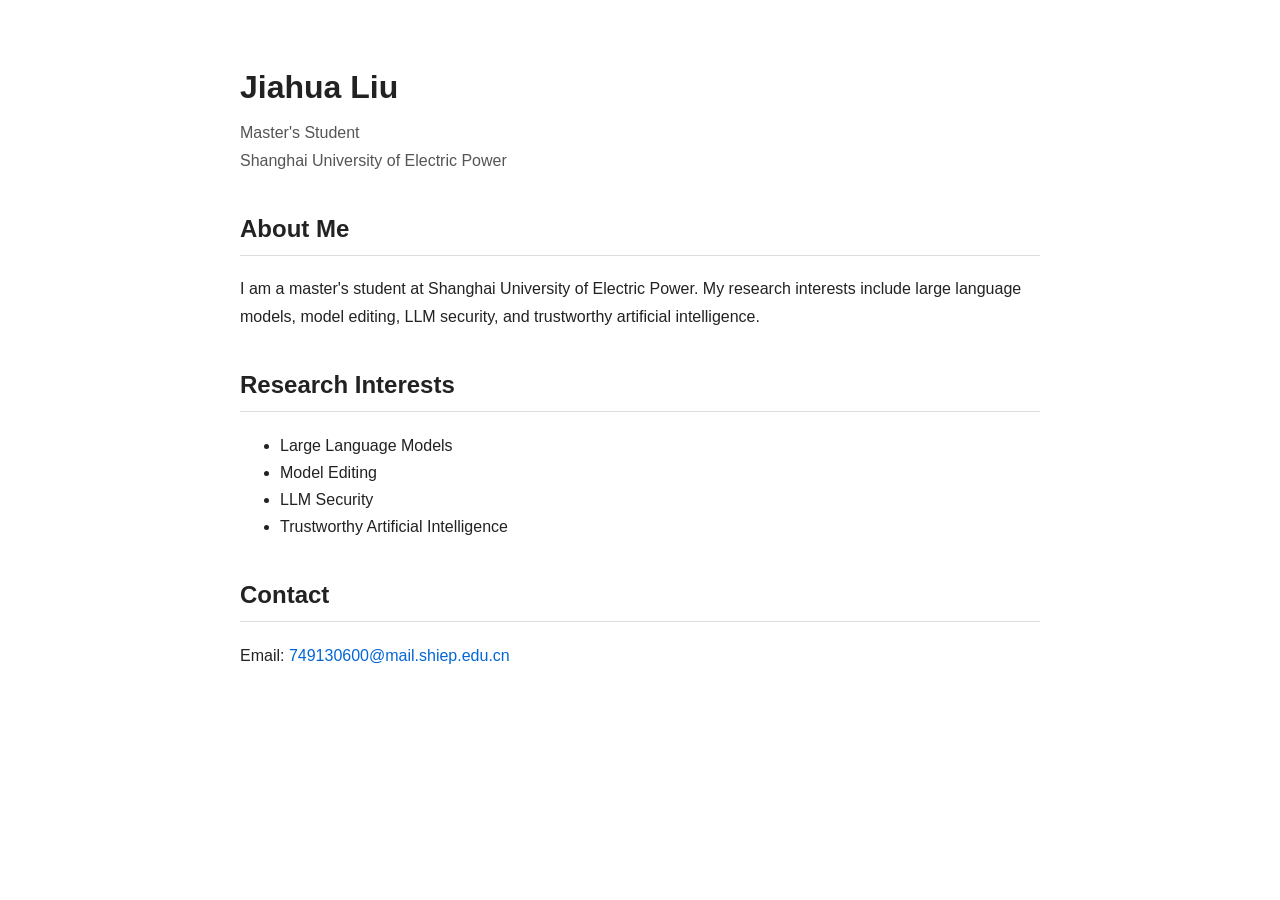
<file: index.html>
<!DOCTYPE html>
<html lang="en">
<head>
<meta charset="UTF-8">
<meta name="viewport" content="width=device-width, initial-scale=1.0">
<title>Jiahua Liu</title>
<style>
body {
font-family: Arial, Helvetica, sans-serif;
max-width: 800px;
margin: 60px auto;
padding: 0 20px;
line-height: 1.7;
color: #222;
}
h1 {
margin-bottom: 5px;
}
.affiliation {
color: #555;
margin-bottom: 25px;
}
h2 {
margin-top: 35px;
border-bottom: 1px solid #ddd;
padding-bottom: 5px;
}
a {
color: #0366d6;
text-decoration: none;
}
</style>
</head>
<body>
<h1>Jiahua Liu</h1>
<div class="affiliation">
Master's Student<br>
Shanghai University of Electric Power
</div>
<h2>About Me</h2>
<p>
I am a master's student at Shanghai University of Electric Power.
My research interests include large language models, model editing,
LLM security, and trustworthy artificial intelligence.
</p>
<h2>Research Interests</h2>
<ul>
<li>Large Language Models</li>
<li>Model Editing</li>
<li>LLM Security</li>
<li>Trustworthy Artificial Intelligence</li>
</ul>
<h2>Contact</h2>
<p>
Email:
<a href="mailto:749130600@mail.shiep.edu.cn">
749130600@mail.shiep.edu.cn
</a>
</p>
</body>
</html>
</file>
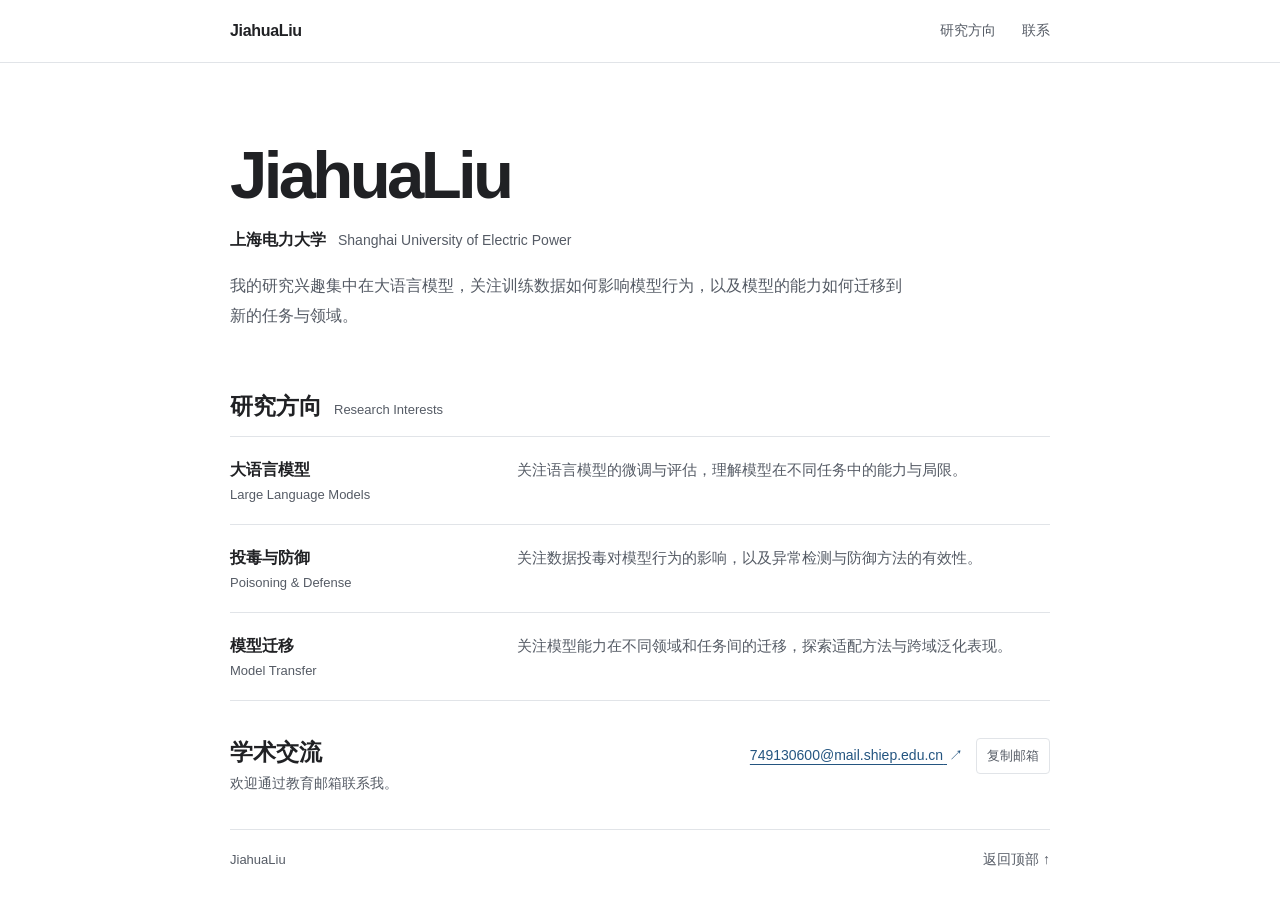
<file: docs/index.html>
<!doctype html>
<html lang="zh-CN">
<head>
  <meta charset="utf-8">
  <meta name="viewport" content="width=device-width, initial-scale=1">
  <meta name="description" content="JiahuaLiu · 上海电力大学。研究兴趣包括大语言模型、投毒与防御、模型迁移。">
  <meta name="theme-color" content="#ffffff">
  <title>JiahuaLiu · 个人研究主页</title>
  <link rel="stylesheet" href="styles.css">
  <script src="contact.js" defer></script>
</head>
<body id="top">
  <a class="skip-link" href="#main">跳转到正文</a>
  <header class="site-header">
    <div class="wrap header-inner">
      <a class="brand" href="#top" aria-label="JiahuaLiu，返回顶部">JiahuaLiu</a>
      <nav aria-label="主导航">
        <a href="#research">研究方向</a>
        <a href="#contact">联系</a>
      </nav>
    </div>
  </header>

  <main id="main" class="wrap">
    <section class="hero" aria-labelledby="profile-name">
      <h1 id="profile-name" lang="en">JiahuaLiu</h1>
      <p class="affiliation">上海电力大学 <span lang="en">Shanghai University of Electric Power</span></p>
      <p class="intro">我的研究兴趣集中在大语言模型，关注训练数据如何影响模型行为，以及模型的能力如何迁移到新的任务与领域。</p>
    </section>

    <section class="research" id="research" aria-labelledby="research-title">
      <div class="section-title">
        <h2 id="research-title">研究方向</h2>
        <p lang="en">Research Interests</p>
      </div>
      <div class="research-list">
        <article class="research-topic">
          <div>
            <h3>大语言模型</h3>
            <p class="topic-en" lang="en">Large Language Models</p>
          </div>
          <p class="topic-description">关注语言模型的微调与评估，理解模型在不同任务中的能力与局限。</p>
        </article>
        <article class="research-topic">
          <div>
            <h3>投毒与防御</h3>
            <p class="topic-en" lang="en">Poisoning &amp; Defense</p>
          </div>
          <p class="topic-description">关注数据投毒对模型行为的影响，以及异常检测与防御方法的有效性。</p>
        </article>
        <article class="research-topic">
          <div>
            <h3>模型迁移</h3>
            <p class="topic-en" lang="en">Model Transfer</p>
          </div>
          <p class="topic-description">关注模型能力在不同领域和任务间的迁移，探索适配方法与跨域泛化表现。</p>
        </article>
      </div>
    </section>

    <section class="contact" id="contact" aria-labelledby="contact-title">
      <div>
        <h2 id="contact-title">学术交流</h2>
        <p>欢迎通过教育邮箱联系我。</p>
      </div>
      <div class="contact-actions">
        <a class="email-link" href="mailto:749130600@mail.shiep.edu.cn"><span id="email-address">749130600@mail.shiep.edu.cn</span> <span aria-hidden="true">↗</span></a>
        <button class="button-copy" id="copy-email" type="button" hidden>复制邮箱</button>
        <span class="copy-status" id="copy-status" role="status"></span>
      </div>
    </section>
  </main>

  <footer class="wrap site-footer">
    <span lang="en">JiahuaLiu</span>
    <a href="#top">返回顶部 <span aria-hidden="true">↑</span></a>
  </footer>
</body>
</html>
</file>
<file: docs/styles.css>
:root {
  color-scheme: light;
  --ink: #202124;
  --muted: #555b65;
  --line: #e1e4e8;
  --link: #245580;
  font-family: Inter, "Segoe UI", "PingFang SC", "Microsoft YaHei", sans-serif;
  background: #fff;
  color: var(--ink);
}

*, *::before, *::after { box-sizing: border-box; }
html { scroll-behavior: smooth; scroll-padding-top: 24px; }
body { margin: 0; }
h1, h2, h3, p { margin: 0; }
a { color: var(--link); text-underline-offset: 4px; }
button { font: inherit; }
[hidden] { display: none !important; }
:focus-visible { outline: 2px solid var(--link); outline-offset: 4px; }

.wrap { width: min(820px, calc(100% - 64px)); margin-inline: auto; }
.site-header { border-bottom: 1px solid var(--line); }
.header-inner { min-height: 62px; display: flex; align-items: center; justify-content: space-between; gap: 16px; }
.brand { color: var(--ink); font-size: 16px; font-weight: 650; letter-spacing: -.02em; text-decoration: none; }
nav { display: flex; gap: 26px; }
nav a, .site-footer a { padding-block: 12px; color: var(--muted); font-size: 14px; text-decoration: none; }
nav a:hover, .site-footer a:hover { color: var(--link); text-decoration: underline; }
.skip-link { position: absolute; top: 12px; left: 12px; z-index: 1; padding: 8px 12px; background: #fff; transform: translateY(-200%); }
.skip-link:focus { transform: translateY(0); }

.hero { padding-block: clamp(44px, 6vw, 76px) clamp(40px, 5vw, 60px); }
.hero h1 { font-size: clamp(2.7rem, 6vw, 4.2rem); font-weight: 650; line-height: 1.08; letter-spacing: -.055em; }
.affiliation { display: flex; align-items: baseline; flex-wrap: wrap; gap: 4px 12px; margin-top: 16px; font-size: 16px; font-weight: 600; line-height: 1.5; }
.affiliation span { color: var(--muted); font-size: 14px; font-weight: 400; }
.intro { max-width: 42em; margin-top: 19px; color: var(--muted); font-size: 16px; line-height: 1.9; }

.section-title { display: flex; align-items: baseline; flex-wrap: wrap; gap: 6px 12px; padding-bottom: 14px; }
.section-title h2, .contact h2 { font-size: 23px; font-weight: 640; line-height: 1.35; }
.section-title p, .topic-en { color: var(--muted); font-size: 13px; }
.research-list { border-bottom: 1px solid var(--line); }
.research-topic { display: grid; grid-template-columns: minmax(185px, 1fr) 2fr; align-items: baseline; gap: 20px; padding-block: 19px; border-top: 1px solid var(--line); }
.research-topic h3 { font-size: 16px; font-weight: 620; }
.topic-en { margin-top: 5px; line-height: 1.45; }
.topic-description { color: var(--muted); font-size: 15px; line-height: 1.8; }

.contact { display: flex; align-items: baseline; justify-content: space-between; flex-wrap: wrap; gap: 14px 24px; padding-block: 36px; }
.contact p { margin-top: 7px; color: var(--muted); font-size: 14px; }
.contact-actions { position: relative; display: flex; align-items: center; flex-wrap: wrap; gap: 4px 13px; max-width: 100%; }
.email-link { padding-block: 6px; overflow-wrap: anywhere; font-size: 14px; }
.email-link:hover { color: #153c5f; }
.email-link span[aria-hidden] { display: inline-block; margin-left: 2px; }
.button-copy { min-height: 36px; padding: 5px 10px; border: 1px solid var(--line); border-radius: 4px; background: #fff; color: var(--muted); font-size: 13px; white-space: nowrap; cursor: pointer; }
.button-copy:hover { border-color: #a3afba; color: var(--link); }
.copy-status { position: absolute; top: 100%; left: 0; padding-top: 4px; color: var(--muted); font-size: 12px; }
.site-footer { display: flex; justify-content: space-between; align-items: center; gap: 14px; padding-block: 9px 18px; border-top: 1px solid var(--line); color: var(--muted); font-size: 13px; }

@media (max-width: 560px) {
  .wrap { width: calc(100% - 40px); }
  nav { gap: 16px; }
  .affiliation { display: grid; }
  .hero { padding-block: 43px 38px; }
  .intro { margin-top: 15px; }
  .research-topic { grid-template-columns: 1fr; gap: 8px; padding-block: 15px; }
  .contact { padding-block: 28px 36px; }
}

@media (prefers-reduced-motion: reduce) {
  html { scroll-behavior: auto; }
}
</file>
